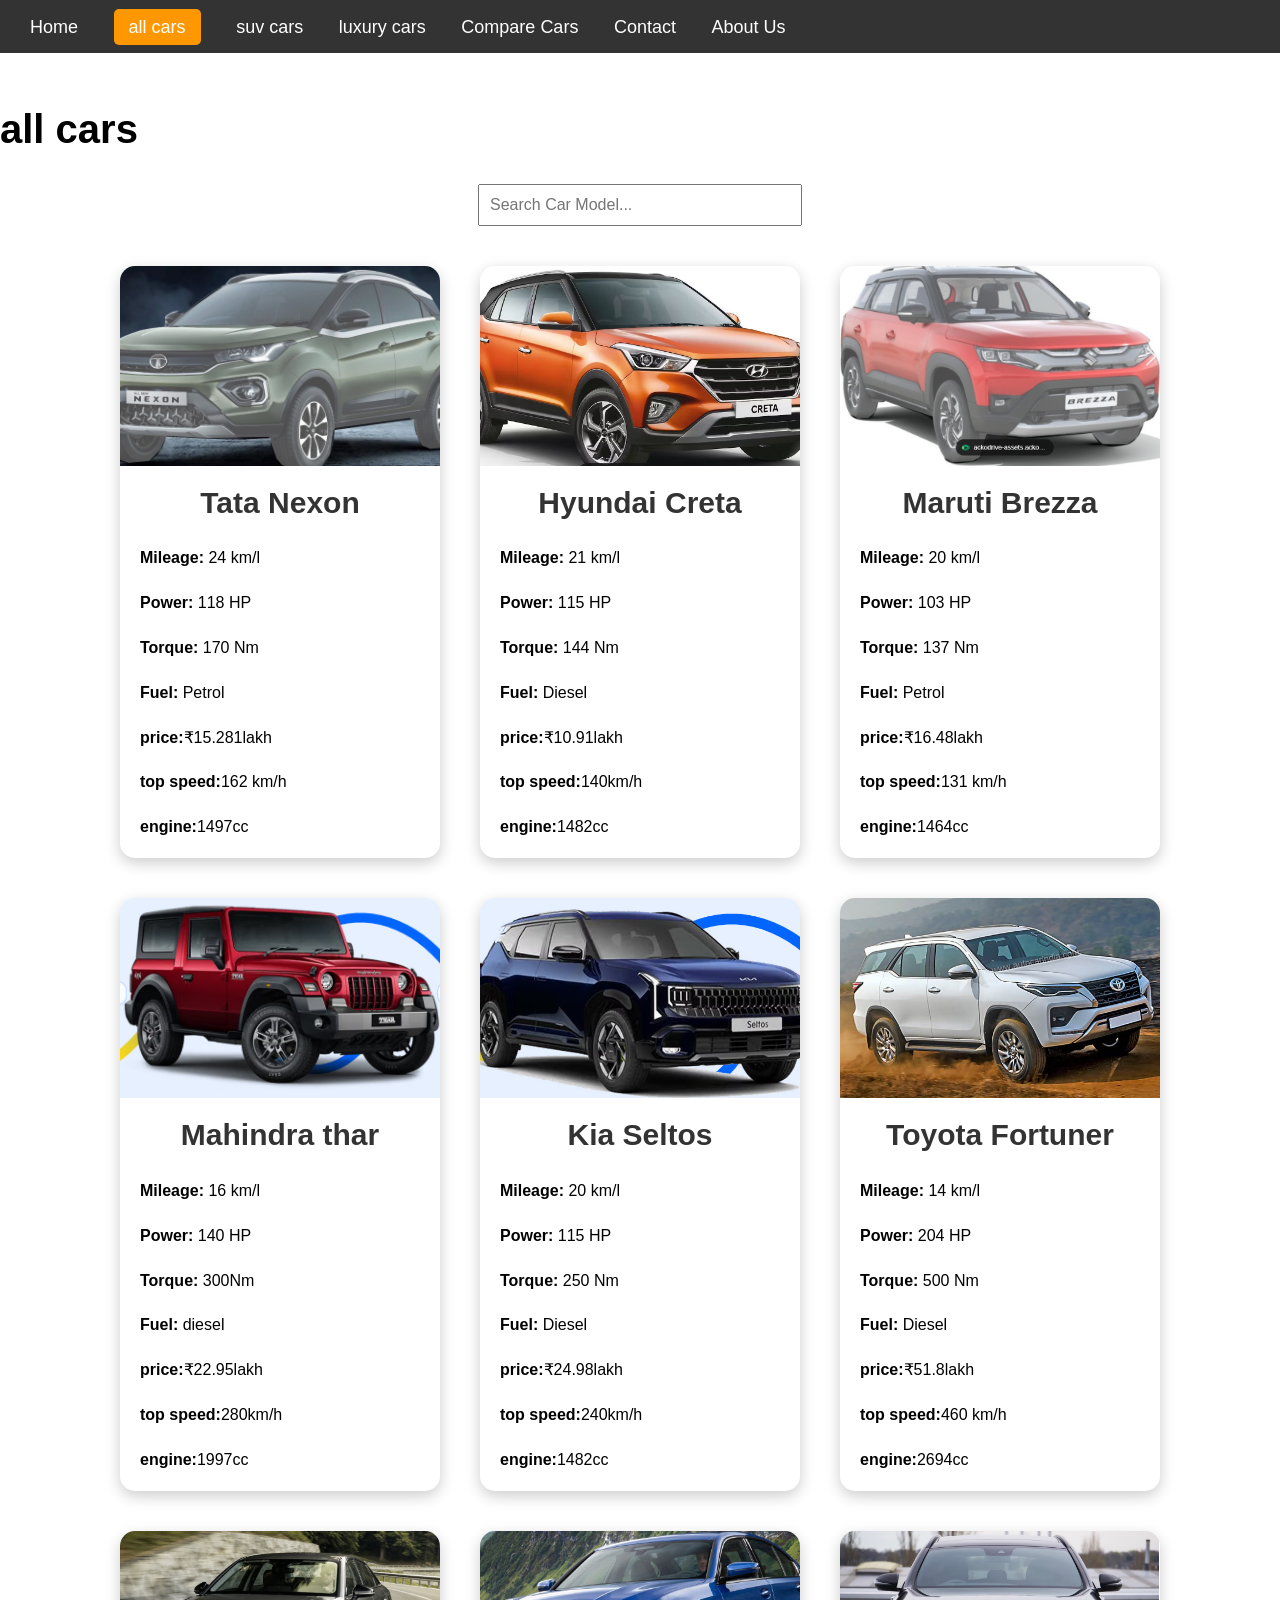
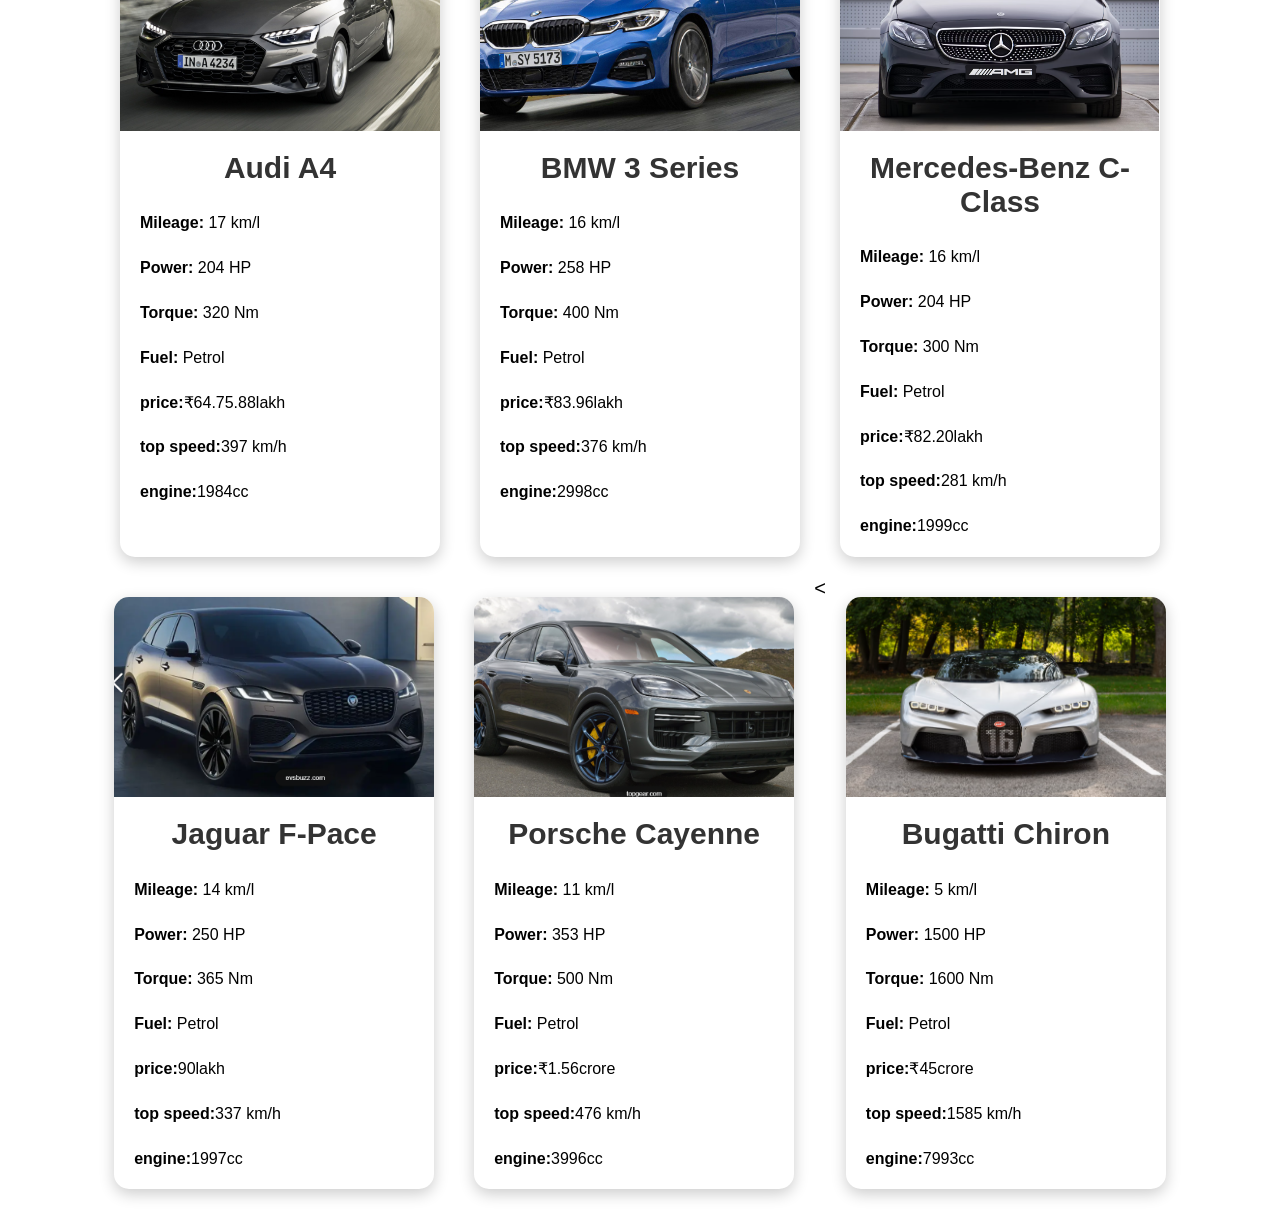
<file: index.html>
<!DOCTYPE html>
<html>
<head>
    <meta name="viewport" content="width=device-width, initial-scale=1.0">
    <title>welcome to Car Specifications Hub</title>

    <link rel="stylesheet" href="style.css">
</head>
<body>

</div class="page-header">
     <h1>all cars</h1>
  </div>

    <nav>
        <a href="home.html">Home</a>
        <a href="index.html"class="active">all cars</a>
        <a href="suv.html">suv cars</a>
        <a href="luxury.html">luxury cars</a>
        <a href="compare.html">Compare Cars</a>
        <a href="contact.html">Contact</a>
        <a href="about.html">About Us</a>
    </nav>
    <div class="search-box">
        <input type="text" id="searchInput" placeholder="Search Car Model..." onkeyup="searchCars()">
    </div>

    <div class="container">
        
    <div class="car-card">
            <img src="nexon.png" alt="Tata Nexon">
            <h2>Tata Nexon</h2>
            <p><strong>Mileage:</strong> 24 km/l</p>
            <p><strong>Power:</strong> 118 HP</p>
            <p><strong>Torque:</strong> 170 Nm</p>
            <p><strong>Fuel:</strong> Petrol</p>
            <p><strong>price:</strong>₹15.281lakh</p>
            <p><strong>top speed:</strong>162 km/h</p>
            <p><strong>engine:</strong>1497cc</p>
        </div>

        <div class="car-card">
            <img src="hundai crita.png" alt="Hyundai Creta">
            <h2>Hyundai Creta</h2>
            <p><strong>Mileage:</strong> 21 km/l</p>
            <p><strong>Power:</strong> 115 HP</p>
            <p><strong>Torque:</strong> 144 Nm</p>
            <p><strong>Fuel:</strong> Diesel</p>
            <p><strong>price:</strong>₹10.91lakh</p>
            <p><strong>top speed:</strong>140km/h</p>
            <p><strong>engine:</strong>1482cc</p>
        </div>

        <div class="car-card">
            <img src="maruthi brizza.png" alt="Maruti Brezza">
            <h2>Maruti Brezza</h2>
            <p><strong>Mileage:</strong> 20 km/l</p>
            <p><strong>Power:</strong> 103 HP</p>
            <p><strong>Torque:</strong> 137 Nm</p>
            <p><strong>Fuel:</strong> Petrol</p>
            <p><strong>price:</strong>₹16.48lakh</p>
            <p><strong>top speed:</strong>131 km/h</p>
            <p><strong>engine:</strong>1464cc</p>
        </div>

        <div class="car-card">
            <img src="mahindra thar.png" alt="mahindra thar">
            <h2>Mahindra thar</h2>
            <p><strong>Mileage:</strong> 16 km/l</p>
            <p><strong>Power:</strong> 140 HP</p>
            <p><strong>Torque:</strong> 300Nm</p>
            <p><strong>Fuel:</strong> diesel</p>
            <p><strong>price:</strong>₹22.95lakh</p>
            <p><strong>top speed:</strong>280km/h</p>
            <p><strong>engine:</strong>1997cc</p>
        </div>

        <div class="car-card">
    <img src="kia seltos.png" alt="kia Seltos">
    <h2>Kia Seltos</h2>
    <p><strong>Mileage:</strong> 20 km/l</p>
    <p><strong>Power:</strong> 115 HP</p>
    <p><strong>Torque:</strong> 250 Nm</p>
    <p><strong>Fuel:</strong> Diesel</p>
    <p><strong>price:</strong>₹24.98lakh</p>
    <p><strong>top speed:</strong>240km/h</p>
    <p><strong>engine:</strong>1482cc</p>
</div>


<div class="car-card">
    <img src="toyota fortunar.png" alt="Toyota Fortunar">
    <h2>Toyota Fortuner</h2>
    <p><strong>Mileage:</strong> 14 km/l</p>
    <p><strong>Power:</strong> 204 HP</p>
    <p><strong>Torque:</strong> 500 Nm</p>
    <p><strong>Fuel:</strong> Diesel</p>
    <p><strong>price:</strong>₹51.8lakh</p>
    <p><strong>top speed:</strong>460 km/h</p>
    <p><strong>engine:</strong>2694cc</p>
</div>

<div class="car-card">
    <img src="audi a4.png" alt="Audi a4">
    <h2>Audi A4</h2>
    <p><strong>Mileage:</strong> 17 km/l</p>
    <p><strong>Power:</strong> 204 HP</p>
    <p><strong>Torque:</strong> 320 Nm</p>
    <p><strong>Fuel:</strong> Petrol</p>
    <p><strong>price:</strong>₹64.75.88lakh</p>
    <p><strong>top speed:</strong>397 km/h</p>
    <p><strong>engine:</strong>1984cc</p>
</div>

<div class="car-card">
    <img src="bmw3.png" alt="BMW 3 Series">
    <h2>BMW 3 Series</h2>
    <p><strong>Mileage:</strong> 16 km/l</p>
    <p><strong>Power:</strong> 258 HP</p>
    <p><strong>Torque:</strong> 400 Nm</p>
    <p><strong>Fuel:</strong> Petrol</p>
    <p><strong>price:</strong>₹83.96lakh</p>
    <p><strong>top speed:</strong>376 km/h</p>
    <p><strong>engine:</strong>2998cc</p>
</div>

<div class="car-card">
    <img src="mercedes benz.png" alt="Mercedes-Benz C-Class">
    <h2>Mercedes-Benz C-Class</h2>
    <p><strong>Mileage:</strong> 16 km/l</p>
    <p><strong>Power:</strong> 204 HP</p>
    <p><strong>Torque:</strong> 300 Nm</p>
    <p><strong>Fuel:</strong> Petrol</p>
    <p><strong>price:</strong>₹82.20lakh</p>
    <p><strong>top speed:</strong>281 km/h</p>
    <p><strong>engine:</strong>1999cc</p>
</div>

<div class="car-card">
    <img src="jaguar f.png" alt="Jaguar F-Pace">
    <h2>Jaguar F-Pace</h2>
    <p><strong>Mileage:</strong> 14 km/l</p>
    <p><strong>Power:</strong> 250 HP</p>
    <p><strong>Torque:</strong> 365 Nm</p>
    <p><strong>Fuel:</strong> Petrol</p>
    <p><strong>price:</strong>90lakh</p>
    <p><strong>top speed:</strong>337 km/h</p>
    <p><strong>engine:</strong>1997cc</p>
</div>

<div class="car-card">
    <img src="porsche.png" alt="Porsche Cayenne">
    <h2>Porsche Cayenne</h2>
    <p><strong>Mileage:</strong> 11 km/l</p>
    <p><strong>Power:</strong> 353 HP</p>
    <p><strong>Torque:</strong> 500 Nm</p>
    <p><strong>Fuel:</strong> Petrol</p>
    <p><strong>price:</strong>₹1.56crore</p>
    <p><strong>top speed:</strong>476 km/h</p>
    <p><strong>engine:</strong>3996cc</p>
</div>

<<div class="car-card">
    <img src="bugati chiron.png" alt="Bugatti Chiron">
    <h2>Bugatti Chiron</h2>
    <p><strong>Mileage:</strong> 5 km/l</p>
    <p><strong>Power:</strong> 1500 HP</p>
    <p><strong>Torque:</strong> 1600 Nm</p>
    <p><strong>Fuel:</strong> Petrol</p>
    <p><strong>price:</strong>₹45crore</p>
    <p><strong>top speed:</strong>1585 km/h</p>
    <p><strong>engine:</strong>7993cc</p>
</div>
     
</div>
    </body>
    </html>
</file>
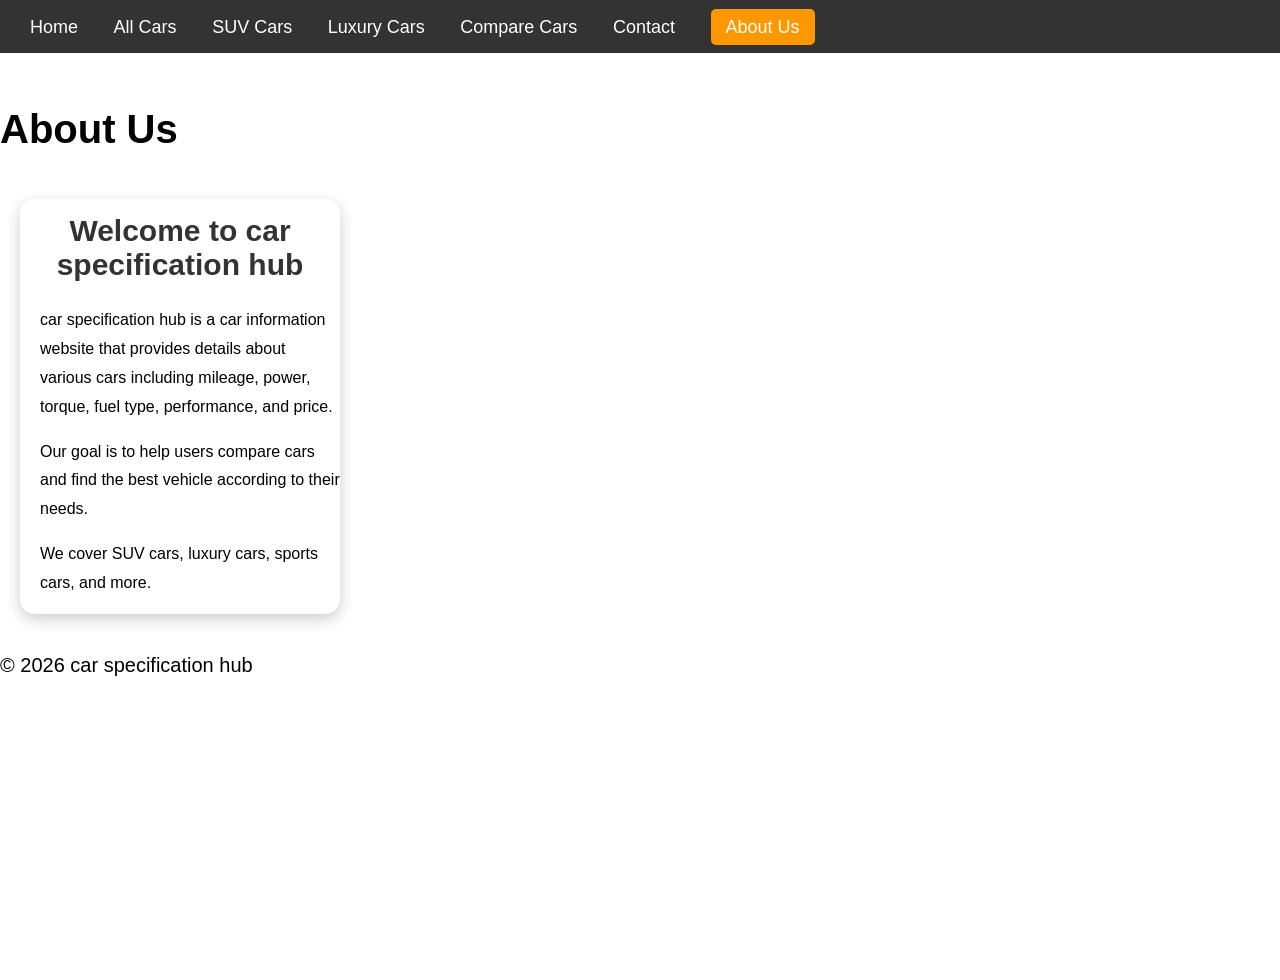
<file: about.html>
<!DOCTYPE html>
<html>
<head><meta name="viewport" content="width=device-width, initial-scale=1.0">
    <title>About Us</title>
    
    <link rel="stylesheet" href="style.css">
</head>
<body>

<nav>
    <a href="home.html">Home</a>
    <a href="index.html">All Cars</a>
    <a href="suv.html">SUV Cars</a>
    <a href="luxury.html">Luxury Cars</a>
    <a href="compare.html">Compare Cars</a>
    <a href="contact.html">Contact</a>
    <a href="about.html" class="active">About Us</a>
</nav>


<h1>About Us</h1>

<div class="car-card">
    <h2>Welcome to car specification hub</h2>

    <p>
        car specification hub is a car information website that provides
        details about various cars including mileage, power,
        torque, fuel type, performance, and price.
    </p>

    <p>
        Our goal is to help users compare cars and find the best
        vehicle according to their needs.
    </p>

    <p>
        We cover SUV cars, luxury cars, sports cars, and more.
    </p>
</div>

<footer>
    <p>© 2026 car specification hub</p>
</footer>
</file>
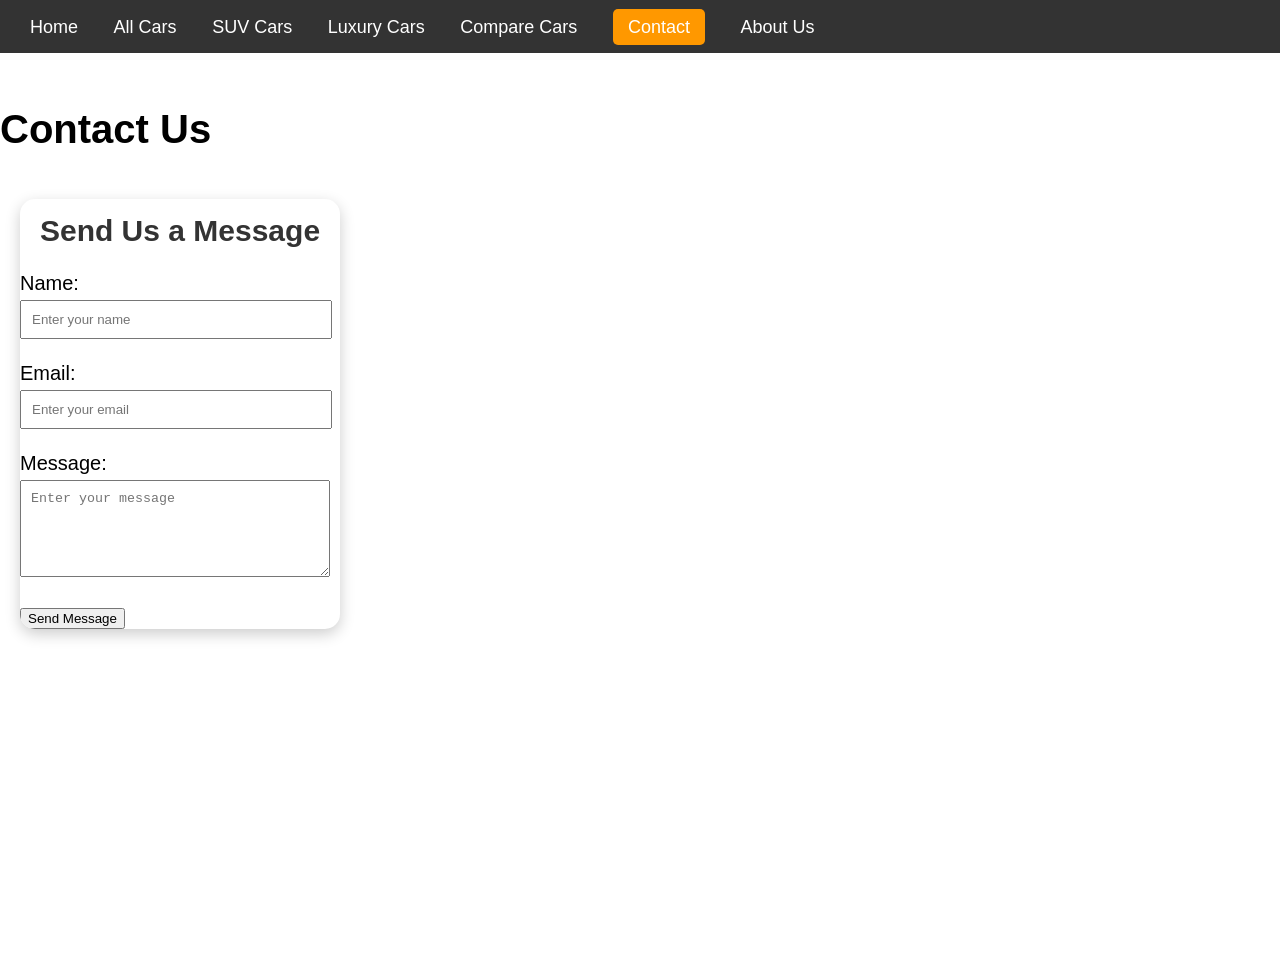
<file: contact.html>
<!DOCTYPE html>
<html>
<head>
    <meta name="viewport" content="width=device-width, initial-scale=1.0">
    <title>Contact Us</title>

    <link rel="stylesheet" href="style.css">
</head>
<body>

<nav>
    <a href="home.html">Home</a>
    <a href="index.html">All Cars</a>
    <a href="suv.html">SUV Cars</a>
    <a href="luxury.html">Luxury Cars</a>
    <a href="compare.html">Compare Cars</a>
    <a href="contact.html" class="active">Contact</a>
    <a href="about.html">About Us</a>
</nav>

<h1 class="page-title">Contact Us</h1>

<div class="car-card">
    <h2>Send Us a Message</h2>

    <form>
        <label>Name:</label><br>
        <input type="text" placeholder="Enter your name"><br><br>

        <label>Email:</label><br>
        <input type="email" placeholder="Enter your email"><br><br>

        <label>Message:</label><br>
        <textarea rows="5" cols="40" placeholder="Enter your message"></textarea><br><br>

        <button type="submit">Send Message</button>
    </form>
</div>
</file>
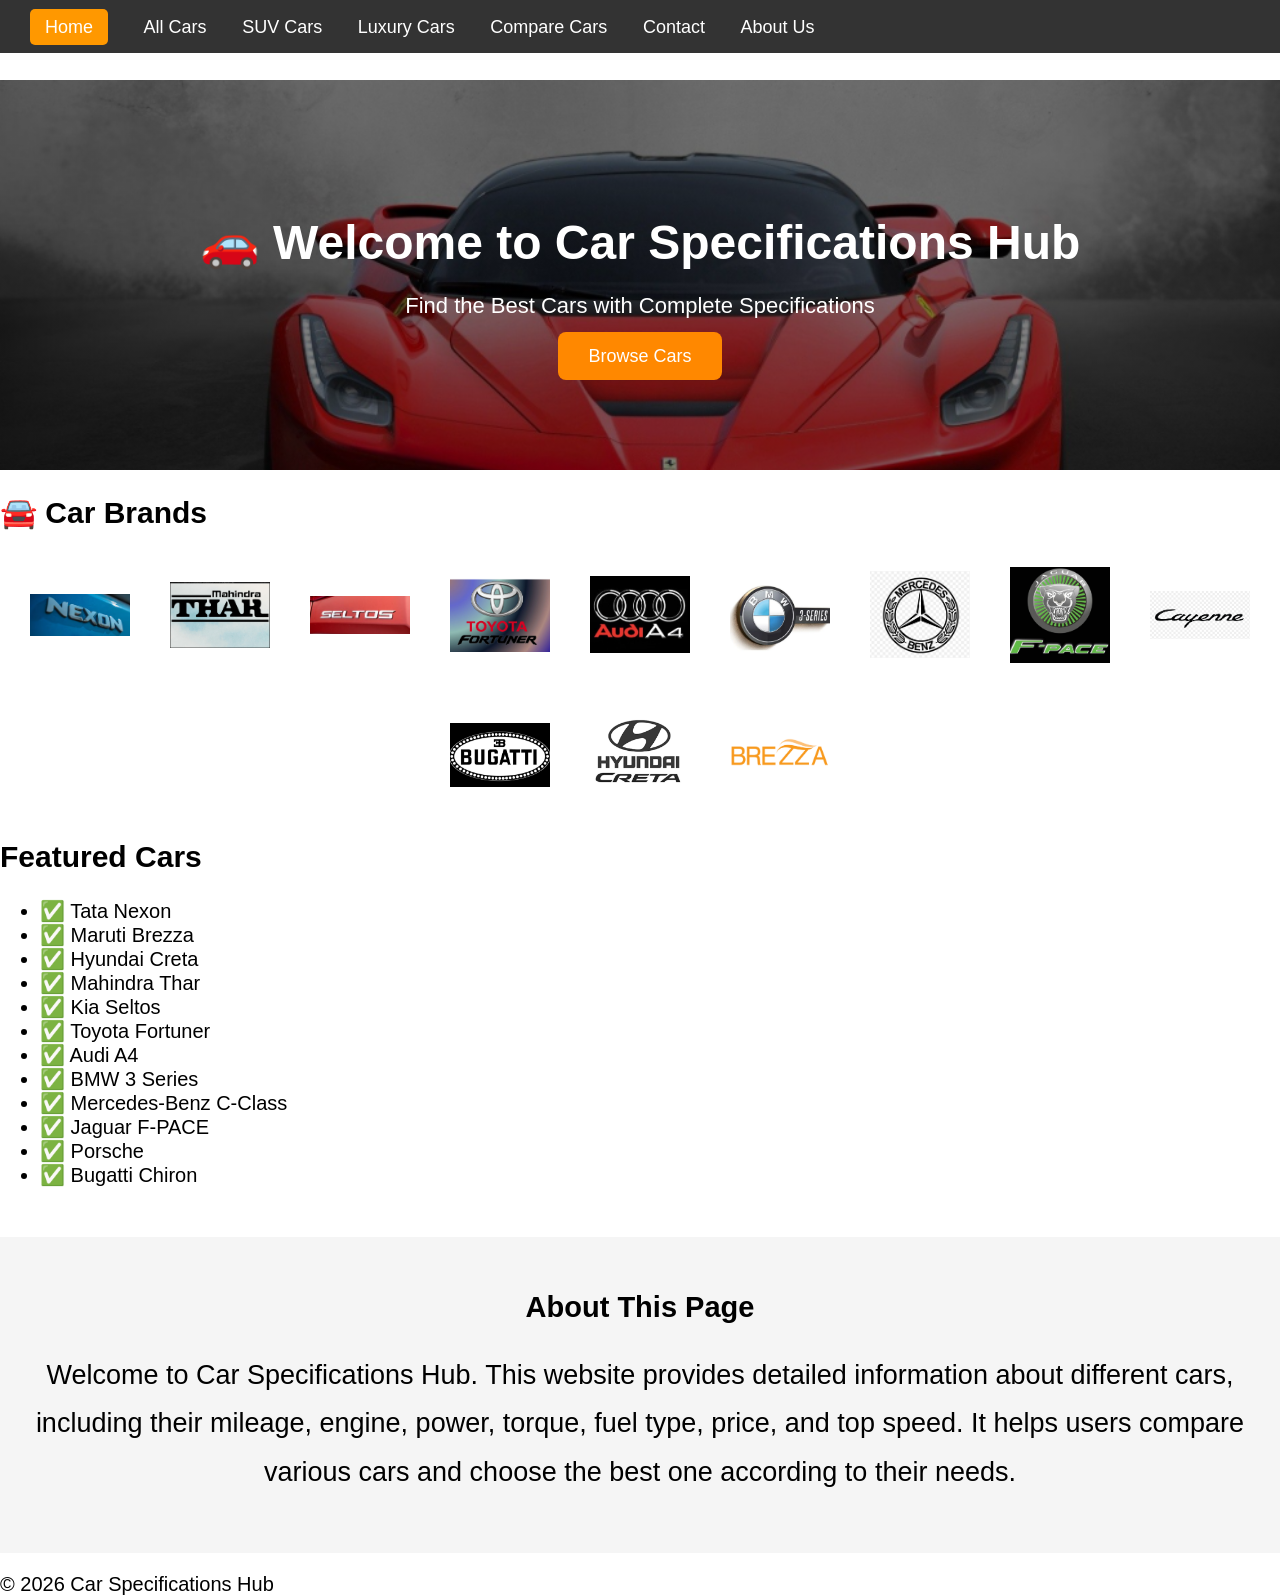
<file: home.html>
<!DOCTYPE html>
<html>
<head>
    <meta name="viewport" content="width=device-width, initial-scale=1.0">
    <title>Home -welcom to Car Specifications Hub</title>
    <link rel="stylesheet" href="style.css">
</head>
<body>

     <header class="hero">
    <div class="hero-content">
        <h1>🚗 Welcome to Car Specifications Hub</h1>
        <p>Find the Best Cars with Complete Specifications</p>
        <a href="index.html" class="hero-btn">Browse Cars</a>
    </div>
</header>

</div class="page-header">
    
  </div>

<nav>
    <a href="home.html" class="active">Home</a>
    <a href="index.html">All Cars</a>
    <a href="suv.html">SUV Cars</a>
    <a href="luxury.html">Luxury Cars</a>
    <a href="compare.html">Compare Cars</a>
    <a href="contact.html">Contact</a>
    <a href="about.html">About Us</a>
</nav>

<h2>🚘 Car Brands</h2>

<div class="logo-container">
    <img src="nexon.png.png" alt="Tata">
    <img src="thar.png" alt="Mahindra">
    <img src="seltos.png" alt="Kia">
    <img src="toyota.png" alt="Toyota">
    <img src="audi a4 (2).png" alt="Audi">
    <img src="bmw 3 series.png" alt="BMW">
    <img src="benz.png" alt="Mercedes-Benz">
    <img src="jaguar.png" alt="Jaguar">
    <img src="porsche che.png" alt="Porsche">
    <img src="bugati,png.png" alt="Bugatti">
    <img src="hyundai.png" alt="Hyundai">
    <img src="brezza (2).png" alt="Brezza">
</div>

<div class="featured-box">
    <h2>Featured Cars</h2>
    <ul>
        <li>✅ Tata Nexon</li>
        <li>✅ Maruti Brezza</li>
        <li>✅ Hyundai Creta</li>
        <li>✅ Mahindra Thar</li>
        <li>✅ Kia Seltos</li>
        <li>✅ Toyota Fortuner</li>
        <li>✅ Audi A4</li>
        <li>✅ BMW 3 Series</li>
        <li>✅ Mercedes-Benz C-Class</li>
        <li>✅ Jaguar F-PACE</li>
        <li>✅ Porsche</li>
        <li>✅ Bugatti Chiron</li>
    </ul>
</div>

<section class="about-home">
    <h2>About This Page</h2>
    <p>
        Welcome to Car Specifications Hub. This website provides detailed
        information about different cars, including their mileage, engine,
        power, torque, fuel type, price, and top speed. It helps users compare
        various cars and choose the best one according to their needs.
    </p>
</section>

<footer>
    <p>&copy; 2026 Car Specifications Hub</p>
</footer>
</file>
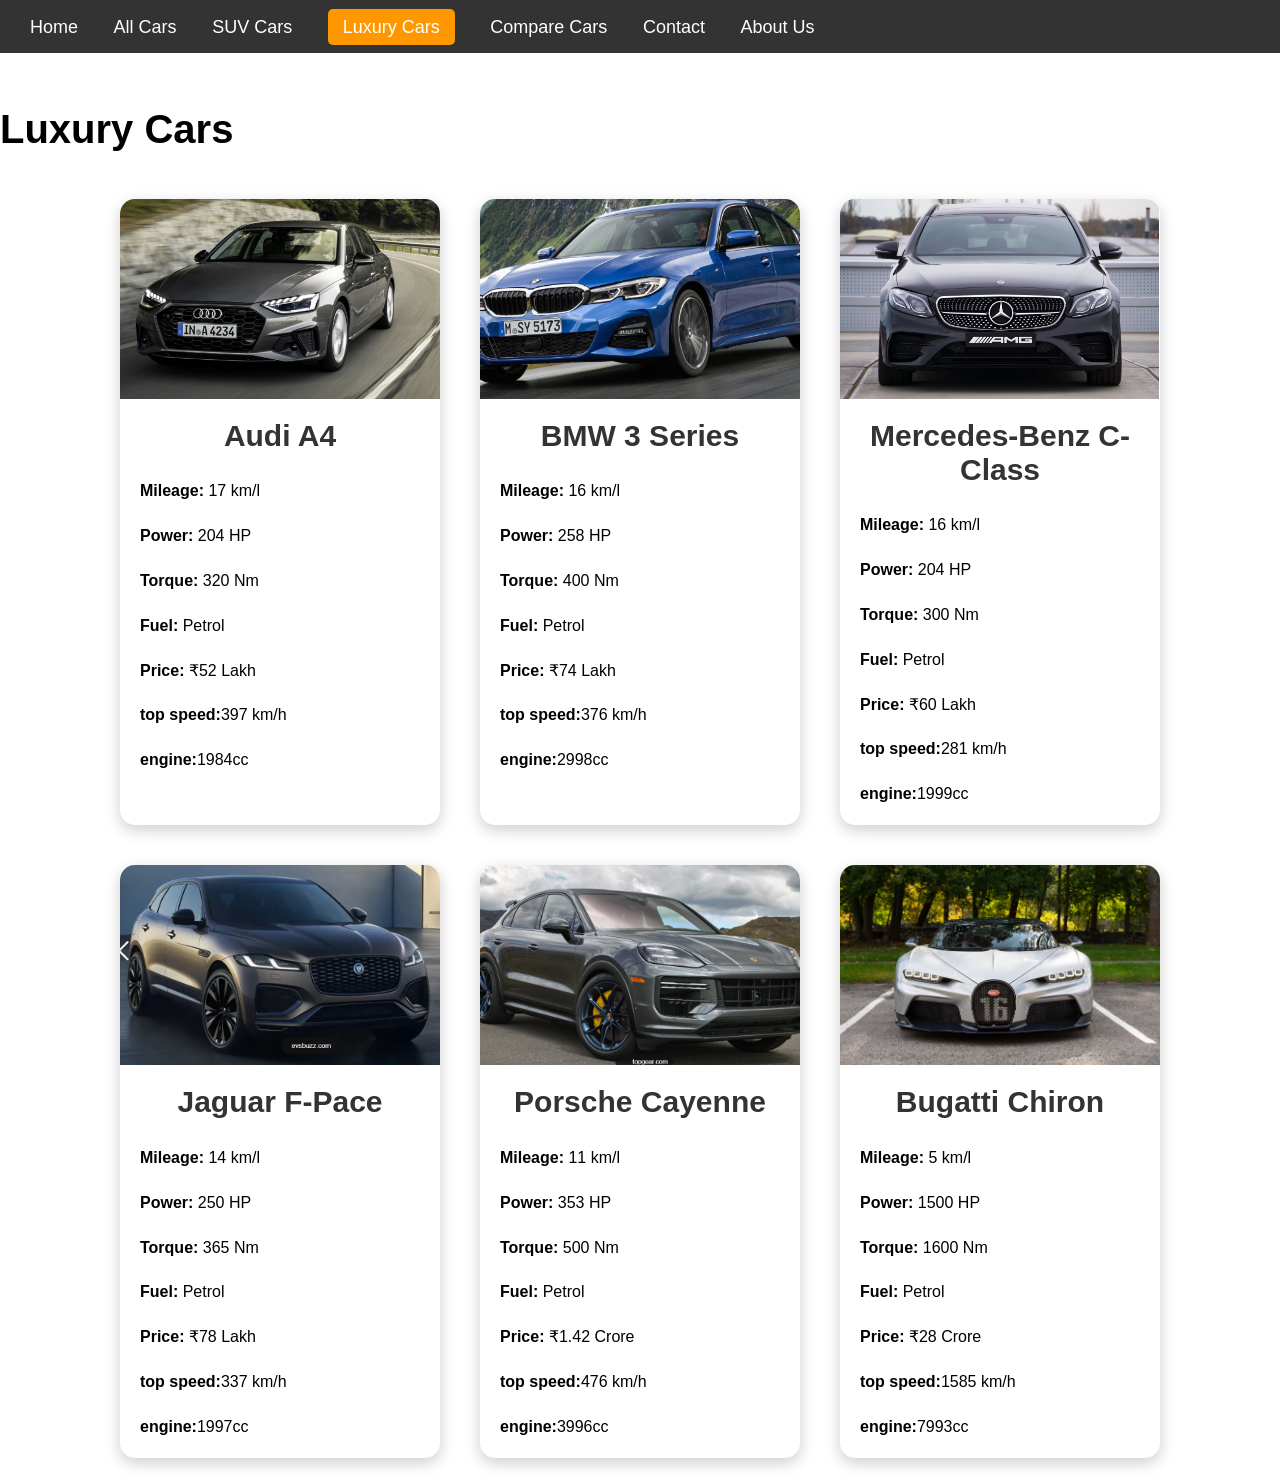
<file: luxury.html>
<!DOCTYPE html>
<html>
<head>
    <meta name="viewport" content="width=device-width, initial-scale=1.0">
    <title>Luxury Cars</title>
    <script>

</script>
    <link rel="stylesheet" href="style.css">
</head>
<body>

<nav>
    <a href="home.html">Home</a>
    <a href="index.html">All Cars</a>
    <a href="suv.html">SUV Cars</a>
    <a href="luxury.html" class="active">Luxury Cars</a>
    <a href="compare.html">Compare Cars</a>
    <a href="contact.html">Contact</a>
    <a href="about.html">About Us</a>

</nav>

<h1>Luxury Cars</h1>

<div class="container">

    <div class="car-card">
        <img src="audi a4.png" alt="Audi A4">
        <h2>Audi A4</h2>
        <p><strong>Mileage:</strong> 17 km/l</p>
        <p><strong>Power:</strong> 204 HP</p>
        <p><strong>Torque:</strong> 320 Nm</p>
        <p><strong>Fuel:</strong> Petrol</p>
        <p><strong>Price:</strong> ₹52 Lakh</p>
        <p><strong>top speed:</strong>397 km/h</p>
        <p><strong>engine:</strong>1984cc</p>
    </div>

    <div class="car-card">
        <img src="bmw3.png" alt="BMW3">
        <h2>BMW 3 Series</h2>
        <p><strong>Mileage:</strong> 16 km/l</p>
        <p><strong>Power:</strong> 258 HP</p>
        <p><strong>Torque:</strong> 400 Nm</p>
        <p><strong>Fuel:</strong> Petrol</p>
        <p><strong>Price:</strong> ₹74 Lakh</p>
        <p><strong>top speed:</strong>376 km/h</p>
        <p><strong>engine:</strong>2998cc</p>
    </div>

    <div class="car-card">
        <img src="mercedes benz.png" alt="Mercedes Benz ">
        <h2>Mercedes-Benz C-Class</h2>
        <p><strong>Mileage:</strong> 16 km/l</p>
        <p><strong>Power:</strong> 204 HP</p>
        <p><strong>Torque:</strong> 300 Nm</p>
        <p><strong>Fuel:</strong> Petrol</p>
        <p><strong>Price:</strong> ₹60 Lakh</p>
        <p><strong>top speed:</strong>281 km/h</p>
        <p><strong>engine:</strong>1999cc</p>
    </div>

    <div class="car-card">
        <img src="jaguar f.png" alt="Jaguar F">
        <h2>Jaguar F-Pace</h2>
        <p><strong>Mileage:</strong> 14 km/l</p>
        <p><strong>Power:</strong> 250 HP</p>
        <p><strong>Torque:</strong> 365 Nm</p>
        <p><strong>Fuel:</strong> Petrol</p>
        <p><strong>Price:</strong> ₹78 Lakh</p>
        <p><strong>top speed:</strong>337 km/h</p>
        <p><strong>engine:</strong>1997cc</p>
    </div>

    <div class="car-card">
        <img src="porsche.png" alt="Porsche ">
        <h2>Porsche Cayenne</h2>
        <p><strong>Mileage:</strong> 11 km/l</p>
        <p><strong>Power:</strong> 353 HP</p>
        <p><strong>Torque:</strong> 500 Nm</p>
        <p><strong>Fuel:</strong> Petrol</p>
        <p><strong>Price:</strong> ₹1.42 Crore</p>
        <p><strong>top speed:</strong>476 km/h</p>
        <p><strong>engine:</strong>3996cc</p>
    </div>

    <div class="car-card">
        <img src="bugati chiron.png" alt="Bugati Chiron">
        <h2>Bugatti Chiron</h2>
        <p><strong>Mileage:</strong> 5 km/l</p>
        <p><strong>Power:</strong> 1500 HP</p>
        <p><strong>Torque:</strong> 1600 Nm</p>
        <p><strong>Fuel:</strong> Petrol</p>
        <p><strong>Price:</strong> ₹28 Crore</p>
        <p><strong>top speed:</strong>1585 km/h</p>
        <p><strong>engine:</strong>7993cc</p>
    </div>

</div>
</file>
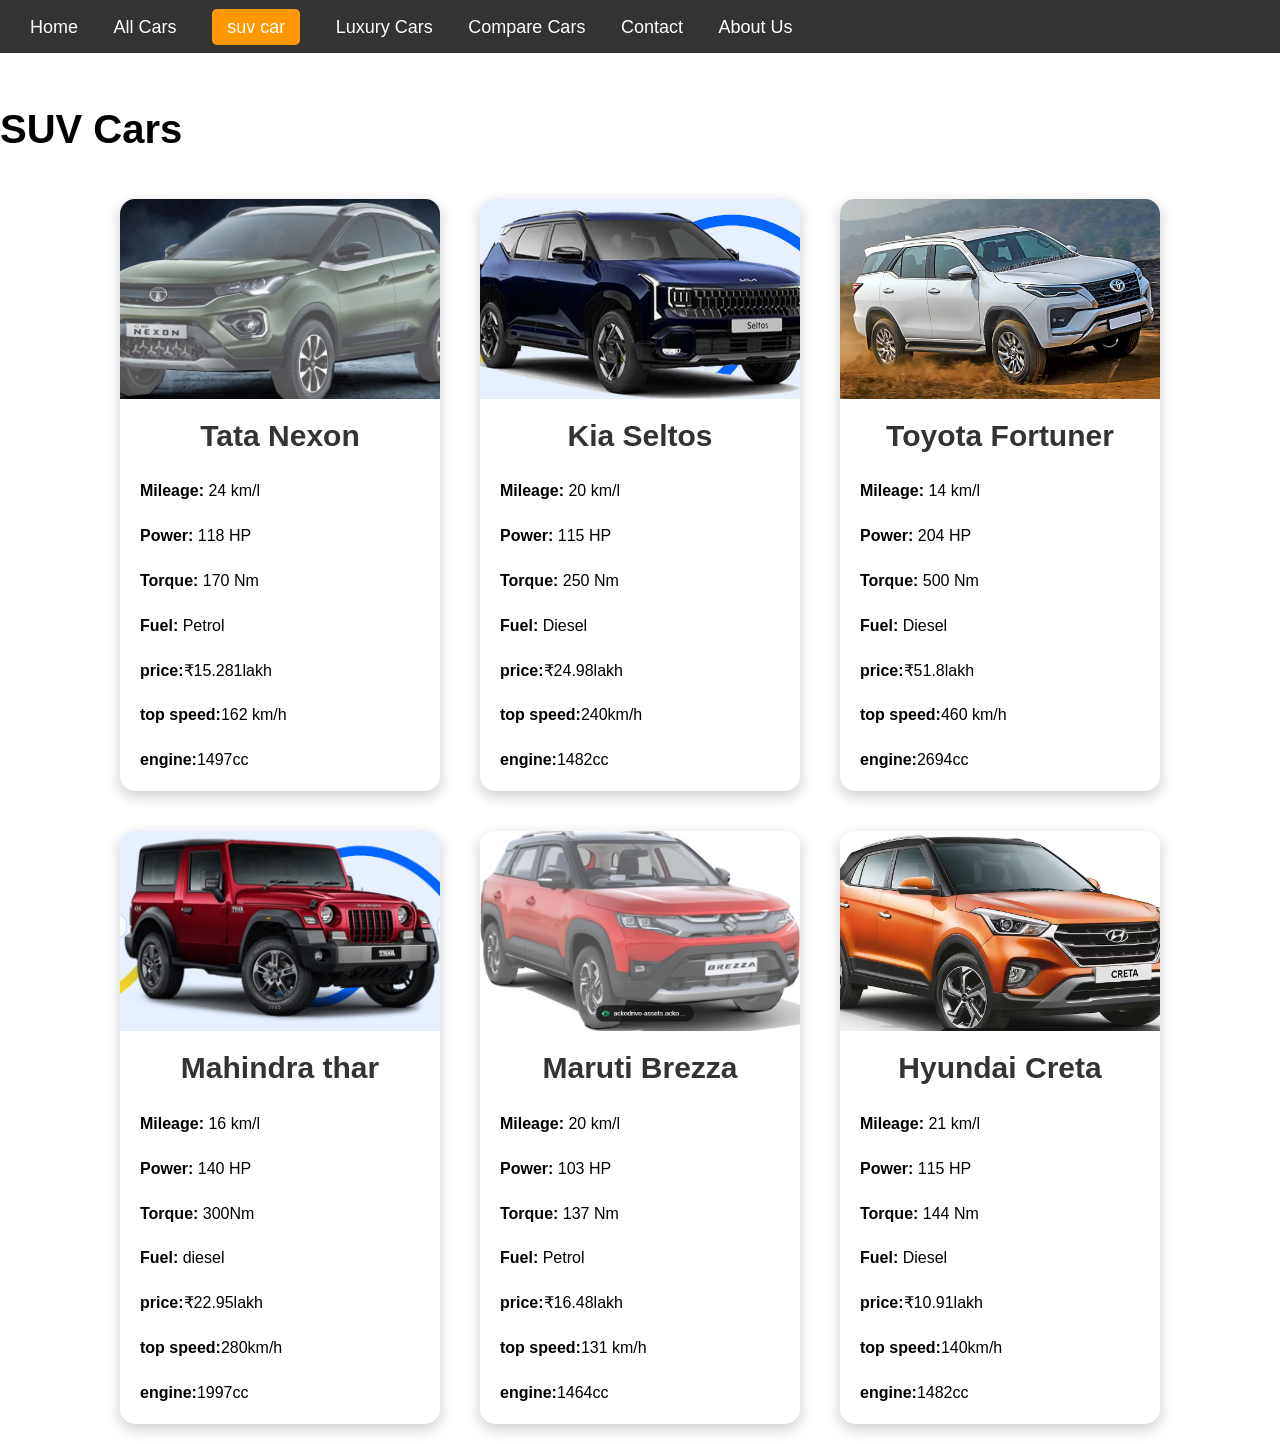
<file: suv.html>
<!DOCTYPE html>
<html>
<head>
    <meta name="viewport" content="width=device-width, initial-scale=1.0">
    <title>SUV Cars</title>
    
    <link rel="stylesheet" href="style.css">
</head>
<body>

<nav>
    <a href="home.html">Home</a>
    <a href="index.html">All Cars</a>
    <a href="suv.html"class="active">suv car</a>
    <a href="luxury.html">Luxury Cars</a>
    <a href="compare.html">Compare Cars</a>
    <a href="contact.html">Contact</a>
    <a href="about.html">About Us</a>
</nav>

<h1>SUV Cars</h1>

<div class="container">

    <div class="car-card">
        <img src="nexon.png" alt="Tata Nexon">
        <h2>Tata Nexon</h2>
        <p><strong>Mileage:</strong> 24 km/l</p>
        <p><strong>Power:</strong> 118 HP</p>
        <p><strong>Torque:</strong> 170 Nm</p>
        <p><strong>Fuel:</strong> Petrol</p>
        <p><strong>price:</strong>₹15.281lakh</p>
        <p><strong>top speed:</strong>162 km/h</p>
        <p><strong>engine:</strong>1497cc</p>
    </div>

    <div class="car-card">
        <img src="kia seltos.png" alt="kia Seltos">
        <h2>Kia Seltos</h2>
        <p><strong>Mileage:</strong> 20 km/l</p>
        <p><strong>Power:</strong> 115 HP</p>
        <p><strong>Torque:</strong> 250 Nm</p>
        <p><strong>Fuel:</strong> Diesel</p>
        <p><strong>price:</strong>₹24.98lakh</p>
        <p><strong>top speed:</strong>240km/h</p>
        <p><strong>engine:</strong>1482cc</p>
    </div>

    <div class="car-card">
        <img src="toyota fortunar.png" alt="Toyota Fortuner">
        <h2>Toyota Fortuner</h2>
        <p><strong>Mileage:</strong> 14 km/l</p>
        <p><strong>Power:</strong> 204 HP</p>
        <p><strong>Torque:</strong> 500 Nm</p>
        <p><strong>Fuel:</strong> Diesel</p>
        <p><strong>price:</strong>₹51.8lakh</p>
        <p><strong>top speed:</strong>460 km/h</p>
        <p><strong>engine:</strong>2694cc</p>
    </div>

    <div class="car-card">
            <img src="mahindra thar.png" alt="mahindra thar">
            <h2>Mahindra thar</h2>
            <p><strong>Mileage:</strong> 16 km/l</p>
            <p><strong>Power:</strong> 140 HP</p>
            <p><strong>Torque:</strong> 300Nm</p>
            <p><strong>Fuel:</strong> diesel</p>
            <p><strong>price:</strong>₹22.95lakh</p>
            <p><strong>top speed:</strong>280km/h</p>
            <p><strong>engine:</strong>1997cc</p>
        </div>

        <div class="car-card">
            <img src="maruthi brizza.png" alt="Maruti Brezza">
            <h2>Maruti Brezza</h2>
            <p><strong>Mileage:</strong> 20 km/l</p>
            <p><strong>Power:</strong> 103 HP</p>
            <p><strong>Torque:</strong> 137 Nm</p>
            <p><strong>Fuel:</strong> Petrol</p>
            <p><strong>price:</strong>₹16.48lakh</p>
            <p><strong>top speed:</strong>131 km/h</p>
            <p><strong>engine:</strong>1464cc</p>
        </div>

        <div class="car-card">
            <img src="hundai crita.png" alt="Hyundai Creta">
            <h2>Hyundai Creta</h2>
            <p><strong>Mileage:</strong> 21 km/l</p>
            <p><strong>Power:</strong> 115 HP</p>
            <p><strong>Torque:</strong> 144 Nm</p>
            <p><strong>Fuel:</strong> Diesel</p>
            <p><strong>price:</strong>₹10.91lakh</p>
            <p><strong>top speed:</strong>140km/h</p>
            <p><strong>engine:</strong>1482cc</p>
        </div>


</div>
</file>
<file: style.css>
html {
    height: 100%;
    margin: 0;
}

body {
    margin: 0;
    padding-top: 80px;
    min-height: 100vh;
    font-family: Arial, sans-serif;
    
}
body{
    padding-top:80px;
}
header {
    background: #222;
    color: white;
    text-align: center;
    padding: 20px;
}

.search-box {
    text-align: center;
    margin: 20px;
}

.search-box input {
    width: 300px;
    padding: 10px;
    font-size: 16px;
}

.container {
    display: flex;
    justify-content: center;
    flex-wrap: wrap;
}

.car-card {
    width: 320px;
    background: white;
    border-radius: 15px;
    overflow: hidden;
    box-shadow: 0 5px 15px rgba(0,0,0,0.2);
    margin: 20px;
    transition: 0.3s;
    display: inline-block;
    vertical-align: top;
}

.car-card:hover {
    transform: translateY(-10px);
    box-shadow: 0 10px 25px rgba(0,0,0,0.3);
}


nav{
    background:#333;
    padding:15px;
    text-alin:center;
    position:fixed;
    top:0;
    left:0;
    width:100%;
    z-index:1000;
} 

nav a{
    color:white;
    text-decoration:none;
    margin:15px;
    font-size:18px;
}

nav a:hover {
    color:yellow;
}

input, textarea {
    width: 90%;
    padding: 10px;
    margin-top: 5px;
}

table{
    width:100%;
    border-collapse:collapse;
    background:white;
}

th, td{
    border:1px solid #ddd;
    padding:10px;
    text-align:center;
}

th{
    background:#333;
    color:white;
}

tr:nth-child(even){
    background:#f2f2f2;
}


.logo-container{
    display: flex;
    flex-wrap:wrap;
    justify-content:center;
    gap:20px;
    margin:20px;
}

.logo-container img{
    width:100px;
    height:100px;
    object-fit:contain;
    background:white;
    padding:10px;
    border-radius:10px;
}


nav a.active {
    background-color: #ff9800;
    color: white;
    padding: 8px 15px;
    border-radius: 5px;
}

nav a:hover {
    background-color: #555;
    color: white;
    padding: 8px 15px;
    border-radius: 5px;
}

main {
    flex: 1;
}
    
.home-header {
    display: flex;
    justify-content: space-between;
    align-items: center;
    margin: 20px;
}

.home-header button {
    padding: 10px 20px;
    font-size: 16px;
    cursor: pointer;
    border-radius: 8px;
}

.home-header {
    display: flex;
    justify-content: space-between;
    align-items: center;
    margin: 20px;
}

.home-header button {
    padding: 10px 20px;
    font-size: 16px;
    cursor: pointer;
    border-radius: 8px;
}

/* Hero Section */

.hero{
    height:350px;
    background:linear-gradient(rgba(0,0,0,0.5),rgba(0,0,0,0.5)),
    url("car-banner.jpg");
    background-size:cover;
    background-position:center;
    display:flex;
    justify-content:center;
    align-items:center;
    text-align:center;
}

.hero-content{
    color:white;
}

.hero-content h1{
    font-size:48px;
    margin-bottom:15px;
}

.hero-content p{
    font-size:22px;
    margin-bottom:25px;
}

.hero-btn{
    background:#ff8800;
    color:white;
    padding:14px 30px;
    text-decoration:none;
    border-radius:8px;
    font-size:18px;
    transition:0.3s;
}

.hero-btn:hover{
    background:#333;
}

.car-card img{
    width:100%;
    height:200px;
    object-fit:cover;
}

.car-card h2{
    text-align:center;
    color:#333;
    margin-top:15px;
}

.car-card p{
    padding-left:20px;
    font-size:16px;
    line-height:1.8;
}

/* ===========================
   Mobile Responsive Design
   =========================== */

@media screen and (max-width: 768px) {

    nav {
        display: flex;
        flex-direction: column;
        align-items: center;
        padding: 10px;
    }

    nav a {
        display: block;
        width: 90%;
        margin: 5px 0;
        text-align: center;
        padding: 12px;
    }

    .hero {
        height: 250px;
        padding: 20px;
    }

    .hero-content h1 {
        font-size: 28px;
    }

    .hero-content p {
        font-size: 16px;
    }

    .hero-btn {
        padding: 10px 20px;
        font-size: 16px;
    }

    .logo-container {
        display: grid;
        grid-template-columns: repeat(2, 1fr);
        gap: 15px;
    }

    .logo-container img {
        width: 300px;
        height: 300px;
    }

    .car-card {
        width: 95%;
        margin: 15px auto;
    }

    .car-card img {
        width: 100%;
        height: 200px;
        object-fit: cover;
    }

    .car-details {
        width: 95%;
        padding: 15px;
    }

    .car-details img {
        width: 100%;
    }

    table {
        width: 100%;
        display: block;
        overflow-x: auto;
    }

    footer {
        font-size: 14px;
        text-align: center;
        padding: 15px;
    }

}

body {
    font-size: 20px;
}

.about-home {
    margin-top: 50px;
    padding: 30px;
    background-color: #f5f5f5;
    text-align: center;
}

.about-home h2 {
    font-size: 29px;
    margin-bottom: 15px;
}

.about-home p {
    font-size: 27px;
    line-height: 1.8;
}
</file>
